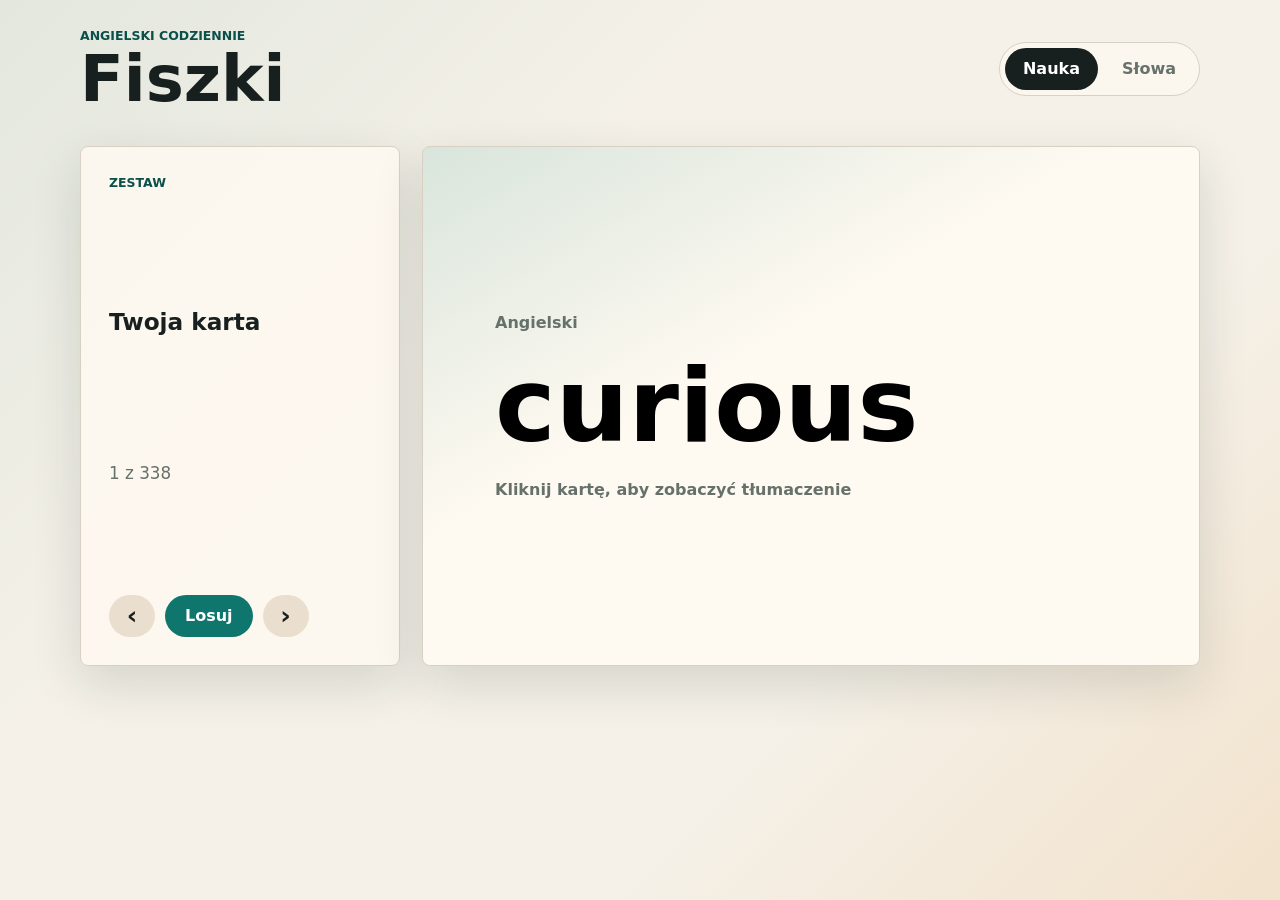
<file: projects/fiszki/index.html>
<!doctype html>
<html lang="pl">
  <head>
    <meta charset="UTF-8" />
    <meta name="viewport" content="width=device-width, initial-scale=1.0" />
    <title>Fiszki angielskie</title>
    <link rel="stylesheet" href="styles.css" />
  </head>
  <body>
    <header class="app-header">
      <div>
        <p class="eyebrow">Angielski codziennie</p>
        <h1>Fiszki</h1>
      </div>
      <nav class="top-tabs" aria-label="Nawigacja">
        <button class="tab-button active" type="button" data-view="study">Nauka</button>
        <button class="tab-button" type="button" data-view="editor">Słowa</button>
      </nav>
    </header>

    <main>
      <section class="view active" id="study-view" aria-labelledby="study-title">
        <div class="study-layout">
          <aside class="progress-panel">
            <p class="eyebrow">Zestaw</p>
            <h2 id="study-title">Twoja karta</h2>
            <p id="deck-status">0 słów</p>
            <div class="controls">
              <button class="icon-button" id="prev-card" type="button" aria-label="Poprzednia karta">‹</button>
              <button class="primary-button" id="shuffle-cards" type="button">Losuj</button>
              <button class="icon-button" id="next-card" type="button" aria-label="Następna karta">›</button>
            </div>
          </aside>

          <div class="flashcard-stage">
            <button class="flashcard" id="flashcard" type="button" aria-label="Obróć fiszkę">
              <span class="flashcard-inner">
                <span class="flashcard-face flashcard-front">
                  <span class="card-kicker">Angielski</span>
                  <strong id="card-word">Dodaj pierwsze słowo</strong>
                  <span class="card-hint">Kliknij kartę, aby zobaczyć tłumaczenie</span>
                </span>
                <span class="flashcard-face flashcard-back">
                  <span class="card-kicker">Tłumaczenie</span>
                  <strong id="card-translation">Przejdź do zakładki Słowa</strong>
                  <span id="card-example" class="card-example"></span>
                </span>
              </span>
            </button>
          </div>
        </div>
      </section>

      <section class="view" id="editor-view" aria-labelledby="editor-title">
        <div class="editor-shell">
          <form class="word-form" id="word-form">
            <div>
              <p class="eyebrow">Edycja</p>
              <h2 id="editor-title">Dodaj lub zmień fiszkę</h2>
            </div>
            <input type="hidden" id="word-id" />
            <label>
              Słowo po angielsku
              <input id="word-input" type="text" autocomplete="off" required />
            </label>
            <label>
              Tłumaczenie
              <input id="translation-input" type="text" autocomplete="off" required />
            </label>
            <label>
              Przykładowe zdanie
              <textarea id="example-input" rows="4"></textarea>
            </label>
            <div class="form-actions">
              <button class="primary-button" type="submit">Zapisz fiszkę</button>
              <button class="secondary-button" id="clear-form" type="button">Wyczyść</button>
            </div>
          </form>

          <section class="word-list-section" aria-labelledby="list-title">
            <div class="list-header">
              <div>
                <p class="eyebrow">Lista</p>
                <h2 id="list-title">Twoje słowa</h2>
              </div>
              <span id="word-count">0</span>
            </div>
            <div class="word-list" id="word-list"></div>
          </section>
        </div>
      </section>
    </main>

    <script src="app.js"></script>
  </body>
</html>
</file>
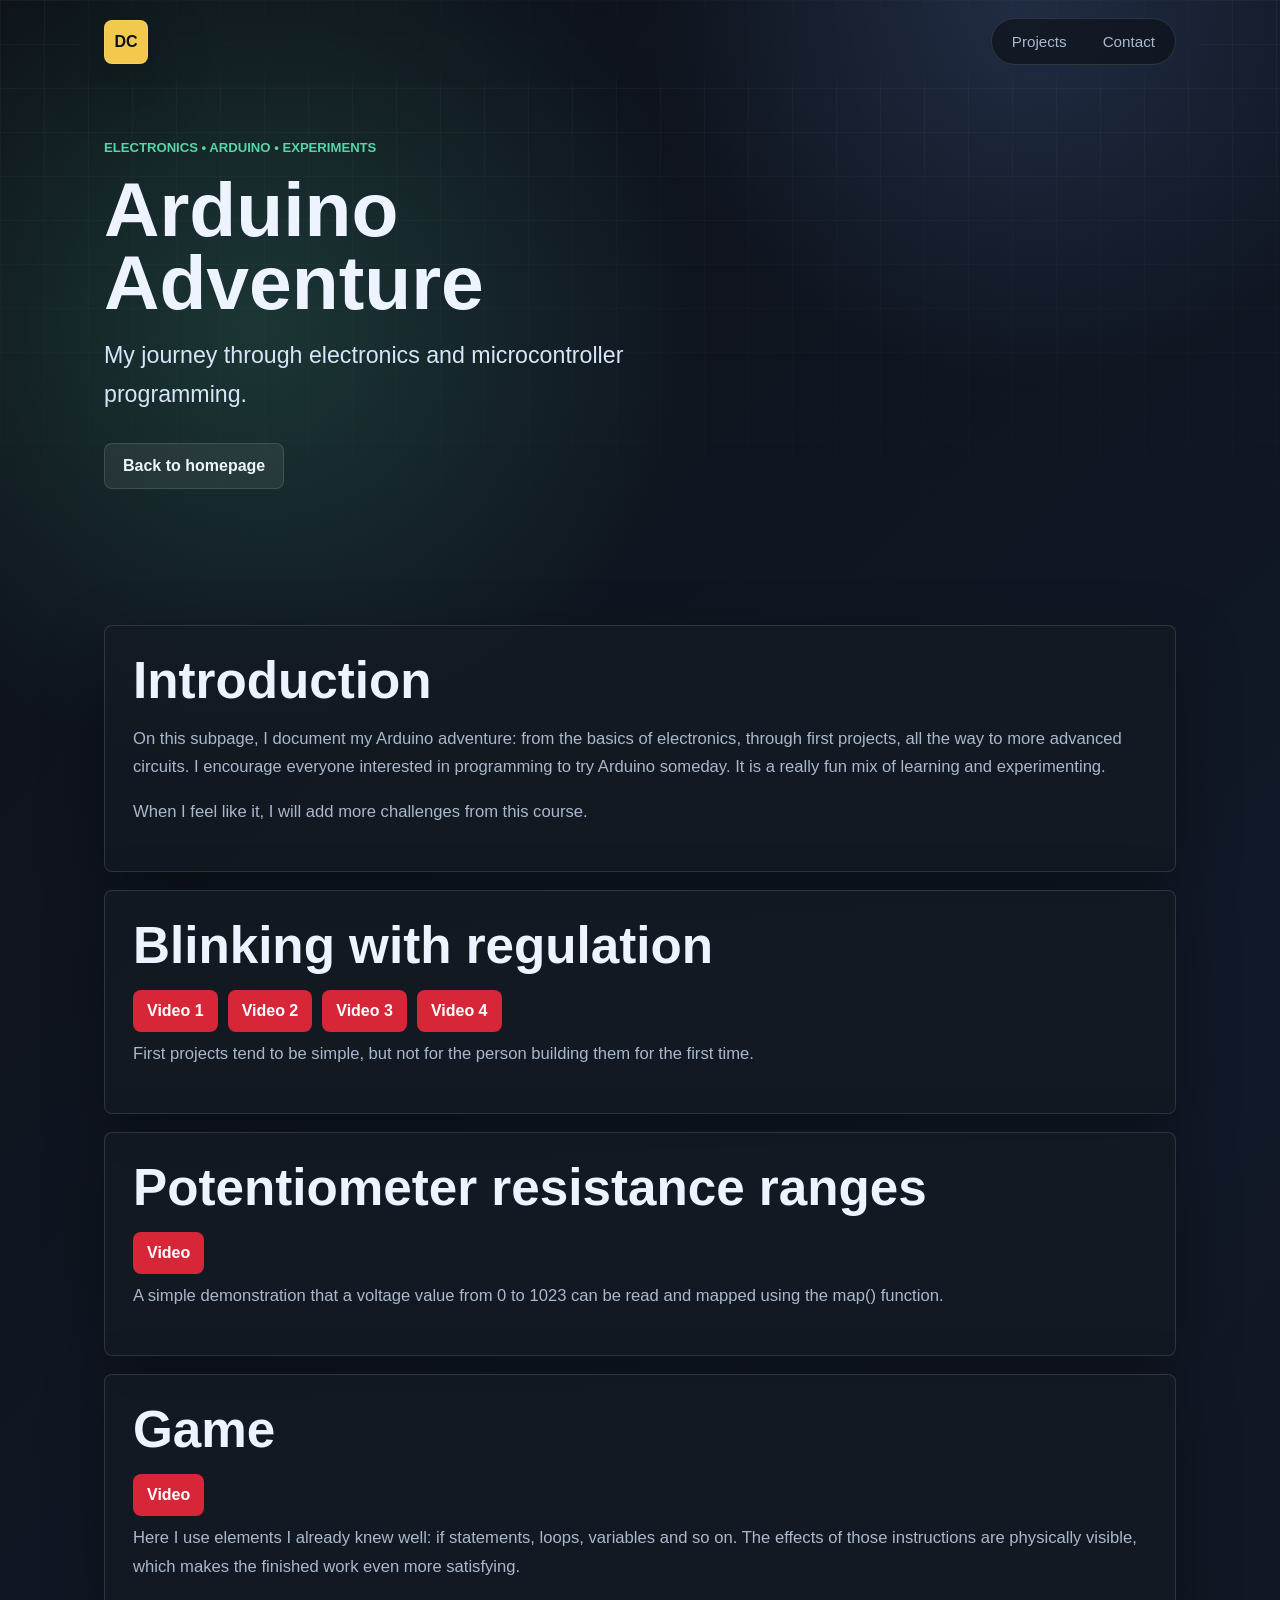
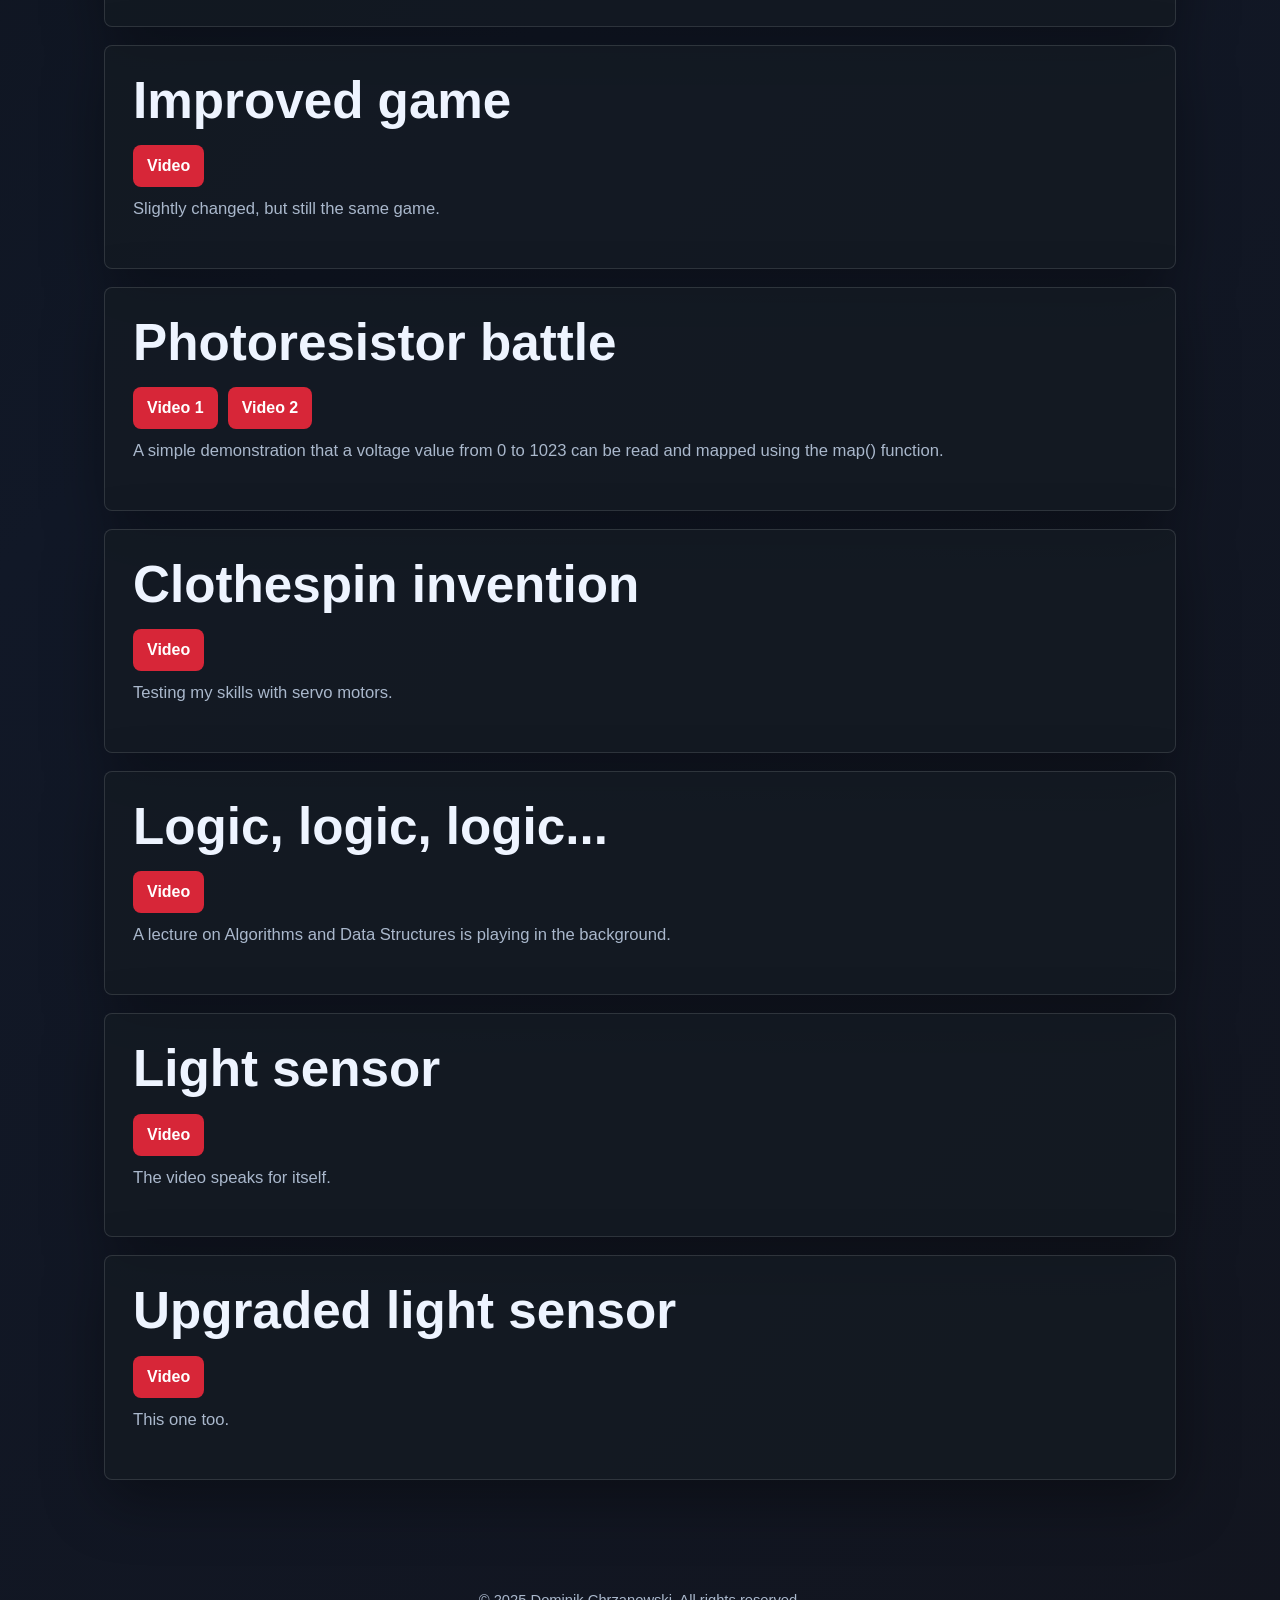
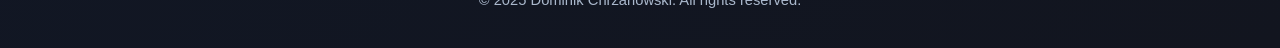
<file: Arduino Adventure.html>
<!DOCTYPE html>
<html lang="en">
<head>
  <meta charset="UTF-8">
  <meta name="viewport" content="width=device-width, initial-scale=1">
  <meta name="description" content="Arduino Adventure: Dominik Chrzanowski's electronics and microcontroller projects.">
  <link rel="stylesheet" href="style.css">
  <title>Arduino Adventure | Dominik Chrzanowski</title>
</head>
<body>
  <nav class="topbar" aria-label="Main navigation">
    <a class="brand" href="index.html">DC</a>
    <div class="nav-links">
      <a href="index.html#projects">Projects</a>
      <a href="index.html#contact">Contact</a>
    </div>
  </nav>

  <header class="hero subpage-hero">
    <div class="hero-copy">
      <p class="eyebrow">Electronics • Arduino • Experiments</p>
      <h1>Arduino Adventure</h1>
      <p class="lead">My journey through electronics and microcontroller programming.</p>
      <div class="hero-actions">
        <a class="button secondary" href="index.html">Back to homepage</a>
      </div>
    </div>
  </header>

  <main class="section content-stack">
    <article class="card">
      <h2>Introduction</h2>
      <p>
        On this subpage, I document my Arduino adventure: from the basics of electronics,
        through first projects, all the way to more advanced circuits. I encourage everyone interested in
        programming to try Arduino someday. It is a really fun mix of learning and experimenting.
      </p>
      <p>
        When I feel like it, I will add more challenges from this course.
      </p>
    </article>

    <article class="card">
      <h2>Blinking with regulation</h2>
      <div class="video-links">
        <a class="video-button" href="https://youtube.com/shorts/hrBWYWuu4TU" target="_blank" rel="noopener">Video 1</a>
        <a class="video-button" href="https://youtube.com/shorts/Qnf04QjFK5Y?feature=share" target="_blank" rel="noopener">Video 2</a>
        <a class="video-button" href="https://youtube.com/shorts/T4ff5WCKgcs?feature=share" target="_blank" rel="noopener">Video 3</a>
        <a class="video-button" href="https://youtube.com/shorts/pUCqi9dPT6Q?feature=share" target="_blank" rel="noopener">Video 4</a>
      </div>
      <p>First projects tend to be simple, but not for the person building them for the first time.</p>
    </article>

    <article class="card">
      <h2>Potentiometer resistance ranges</h2>
      <div class="video-links">
        <a class="video-button" href="https://youtube.com/shorts/5D8V5PpXNJE" target="_blank" rel="noopener">Video</a>
      </div>
      <p>A simple demonstration that a voltage value from 0 to 1023 can be read and mapped using the map() function.</p>
    </article>

    <article class="card">
      <h2>Game</h2>
      <div class="video-links">
        <a class="video-button" href="https://youtube.com/shorts/ZAWejNG53Y0" target="_blank" rel="noopener">Video</a>
      </div>
      <p>
        Here I use elements I already knew well: if statements, loops, variables and so on. The effects of those
        instructions are physically visible, which makes the finished work even more satisfying.
      </p>
    </article>

    <article class="card">
      <h2>Improved game</h2>
      <div class="video-links">
        <a class="video-button" href="https://youtube.com/shorts/DV6dag7jvz0" target="_blank" rel="noopener">Video</a>
      </div>
      <p>Slightly changed, but still the same game.</p>
    </article>

    <article class="card">
      <h2>Photoresistor battle</h2>
      <div class="video-links">
        <a class="video-button" href="https://youtube.com/shorts/LluiRMYVWiA" target="_blank" rel="noopener">Video 1</a>
        <a class="video-button" href="https://youtube.com/shorts/ug6g82yJbM4" target="_blank" rel="noopener">Video 2</a>
      </div>
      <p>A simple demonstration that a voltage value from 0 to 1023 can be read and mapped using the map() function.</p>
    </article>

    <article class="card">
      <h2>Clothespin invention</h2>
      <div class="video-links">
        <a class="video-button" href="https://youtube.com/shorts/8yq5T-n1Qmk" target="_blank" rel="noopener">Video</a>
      </div>
      <p>Testing my skills with servo motors.</p>
    </article>

    <article class="card">
      <h2>Logic, logic, logic...</h2>
      <div class="video-links">
        <a class="video-button" href="https://youtube.com/shorts/JsUmTFg7BD0?feature=share" target="_blank" rel="noopener">Video</a>
      </div>
      <p>A lecture on Algorithms and Data Structures is playing in the background.</p>
    </article>

    <article class="card">
      <h2>Light sensor</h2>
      <div class="video-links">
        <a class="video-button" href="https://youtube.com/shorts/Hsckqw1Oh8s?feature=share" target="_blank" rel="noopener">Video</a>
      </div>
      <p>The video speaks for itself.</p>
    </article>

    <article class="card">
      <h2>Upgraded light sensor</h2>
      <div class="video-links">
        <a class="video-button" href="https://youtube.com/shorts/ZAWejNG53Y0" target="_blank" rel="noopener">Video</a>
      </div>
      <p>This one too.</p>
    </article>
  </main>

  <footer>
    &copy; 2025 Dominik Chrzanowski. All rights reserved.
  </footer>
</body>
</html>
</file>
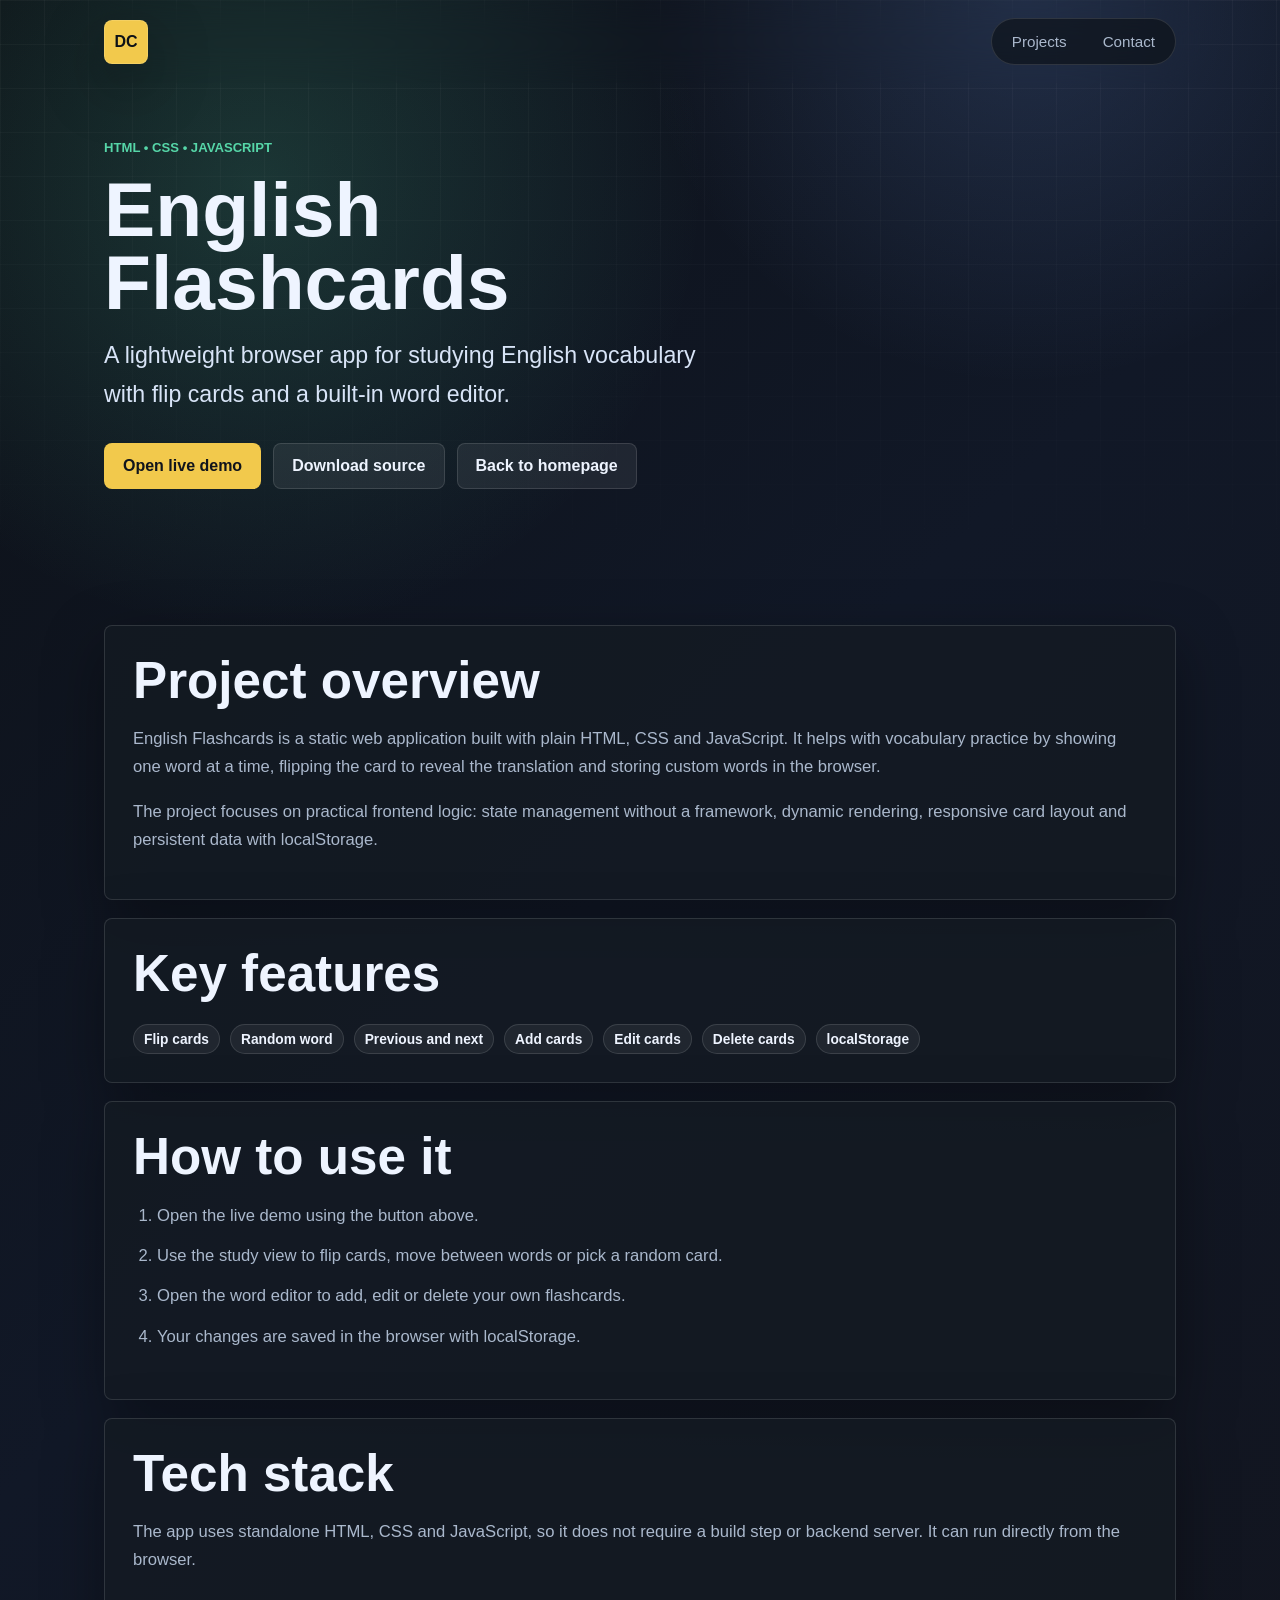
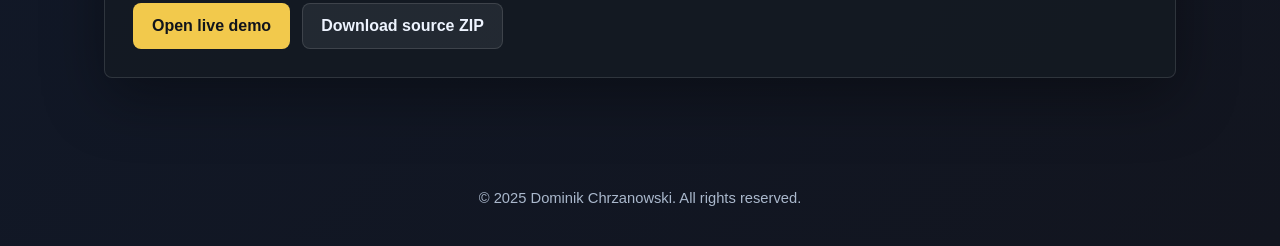
<file: Fiszki.html>
<!DOCTYPE html>
<html lang="en">
<head>
  <meta charset="UTF-8">
  <meta name="viewport" content="width=device-width, initial-scale=1">
  <meta name="description" content="English Flashcards: a browser-based vocabulary learning app by Dominik Chrzanowski.">
  <link rel="stylesheet" href="style.css">
  <title>English Flashcards | Dominik Chrzanowski</title>
</head>
<body>
  <nav class="topbar" aria-label="Main navigation">
    <a class="brand" href="index.html">DC</a>
    <div class="nav-links">
      <a href="index.html#projects">Projects</a>
      <a href="index.html#contact">Contact</a>
    </div>
  </nav>

  <header class="hero subpage-hero">
    <div class="hero-copy">
      <p class="eyebrow">HTML • CSS • JavaScript</p>
      <h1>English Flashcards</h1>
      <p class="lead">
        A lightweight browser app for studying English vocabulary with flip cards and a built-in word editor.
      </p>
      <div class="hero-actions">
        <a class="button primary" href="projects/fiszki/index.html" target="_blank" rel="noopener">Open live demo</a>
        <a class="button secondary" href="downloads/fiszki-source.zip" download>Download source</a>
        <a class="button secondary" href="index.html">Back to homepage</a>
      </div>
    </div>
  </header>

  <main class="section content-stack">
    <article class="card">
      <h2>Project overview</h2>
      <p>
        English Flashcards is a static web application built with plain HTML, CSS and JavaScript. It helps with vocabulary
        practice by showing one word at a time, flipping the card to reveal the translation and storing custom words in
        the browser.
      </p>
      <p>
        The project focuses on practical frontend logic: state management without a framework, dynamic rendering,
        responsive card layout and persistent data with localStorage.
      </p>
    </article>

    <article class="card">
      <h2>Key features</h2>
      <div class="skill-cloud">
        <span>Flip cards</span>
        <span>Random word</span>
        <span>Previous and next</span>
        <span>Add cards</span>
        <span>Edit cards</span>
        <span>Delete cards</span>
        <span>localStorage</span>
      </div>
    </article>

    <article class="card">
      <h2>How to use it</h2>
      <ol class="steps-list">
        <li>Open the live demo using the button above.</li>
        <li>Use the study view to flip cards, move between words or pick a random card.</li>
        <li>Open the word editor to add, edit or delete your own flashcards.</li>
        <li>Your changes are saved in the browser with localStorage.</li>
      </ol>
    </article>

    <article class="card">
      <h2>Tech stack</h2>
      <p>
        The app uses standalone HTML, CSS and JavaScript, so it does not require a build step or backend server. It can
        run directly from the browser.
      </p>
      <div class="hero-actions">
        <a class="button primary" href="projects/fiszki/index.html" target="_blank" rel="noopener">Open live demo</a>
        <a class="button secondary" href="downloads/fiszki-source.zip" download>Download source ZIP</a>
      </div>
    </article>
  </main>

  <footer>
    &copy; 2025 Dominik Chrzanowski. All rights reserved.
  </footer>
</body>
</html>
</file>
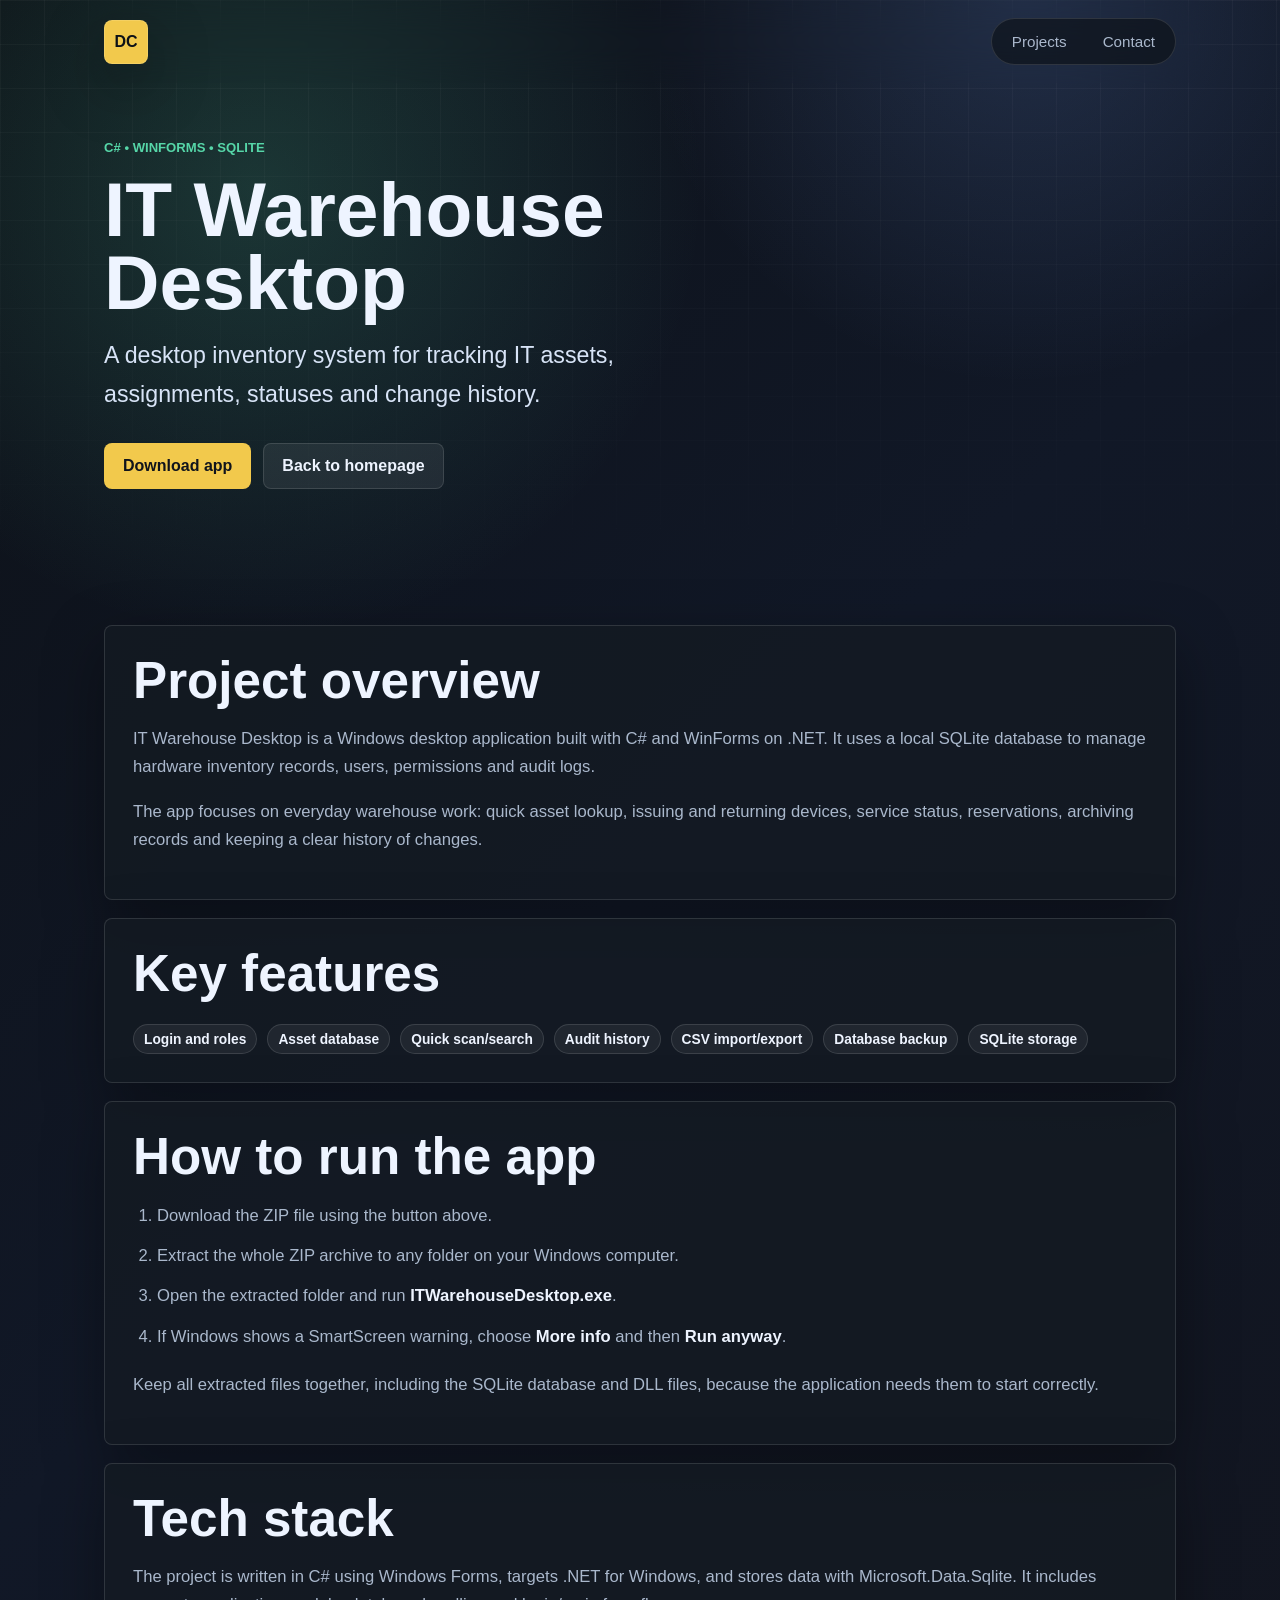
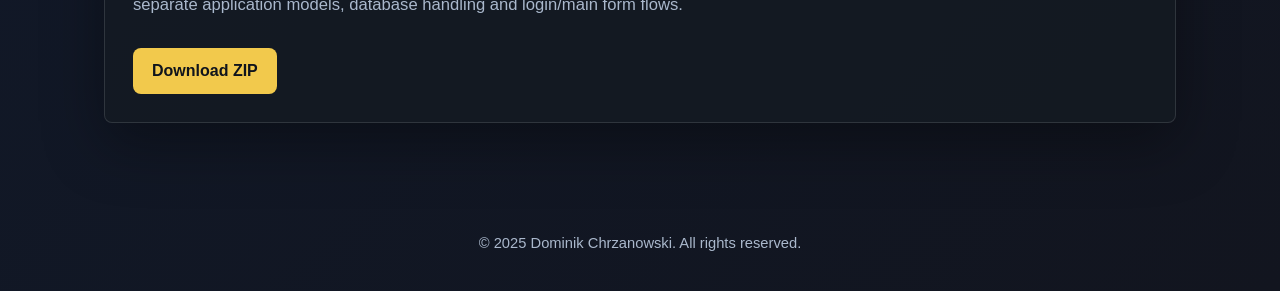
<file: ITWarehouseDesktop.html>
<!DOCTYPE html>
<html lang="en">
<head>
  <meta charset="UTF-8">
  <meta name="viewport" content="width=device-width, initial-scale=1">
  <meta name="description" content="IT Warehouse Desktop: a C# WinForms inventory app by Dominik Chrzanowski.">
  <link rel="stylesheet" href="style.css">
  <title>IT Warehouse Desktop | Dominik Chrzanowski</title>
</head>
<body>
  <nav class="topbar" aria-label="Main navigation">
    <a class="brand" href="index.html">DC</a>
    <div class="nav-links">
      <a href="index.html#projects">Projects</a>
      <a href="index.html#contact">Contact</a>
    </div>
  </nav>

  <header class="hero subpage-hero">
    <div class="hero-copy">
      <p class="eyebrow">C# • WinForms • SQLite</p>
      <h1>IT Warehouse Desktop</h1>
      <p class="lead">
        A desktop inventory system for tracking IT assets, assignments, statuses and change history.
      </p>
      <div class="hero-actions">
        <a class="button primary" href="downloads/ITWarehouseDesktop.zip" download>Download app</a>
        <a class="button secondary" href="index.html">Back to homepage</a>
      </div>
    </div>
  </header>

  <main class="section content-stack">
    <article class="card">
      <h2>Project overview</h2>
      <p>
        IT Warehouse Desktop is a Windows desktop application built with C# and WinForms on .NET. It uses a local
        SQLite database to manage hardware inventory records, users, permissions and audit logs.
      </p>
      <p>
        The app focuses on everyday warehouse work: quick asset lookup, issuing and returning devices, service status,
        reservations, archiving records and keeping a clear history of changes.
      </p>
    </article>

    <article class="card">
      <h2>Key features</h2>
      <div class="skill-cloud">
        <span>Login and roles</span>
        <span>Asset database</span>
        <span>Quick scan/search</span>
        <span>Audit history</span>
        <span>CSV import/export</span>
        <span>Database backup</span>
        <span>SQLite storage</span>
      </div>
    </article>

    <article class="card">
      <h2>How to run the app</h2>
      <ol class="steps-list">
        <li>Download the ZIP file using the button above.</li>
        <li>Extract the whole ZIP archive to any folder on your Windows computer.</li>
        <li>Open the extracted folder and run <strong>ITWarehouseDesktop.exe</strong>.</li>
        <li>If Windows shows a SmartScreen warning, choose <strong>More info</strong> and then <strong>Run anyway</strong>.</li>
      </ol>
      <p>
        Keep all extracted files together, including the SQLite database and DLL files, because the application needs them
        to start correctly.
      </p>
    </article>

    <article class="card">
      <h2>Tech stack</h2>
      <p>
        The project is written in C# using Windows Forms, targets .NET for Windows, and stores data with
        Microsoft.Data.Sqlite. It includes separate application models, database handling and login/main form flows.
      </p>
      <div class="hero-actions">
        <a class="button primary" href="downloads/ITWarehouseDesktop.zip" download>Download ZIP</a>
      </div>
    </article>
  </main>

  <footer>
    &copy; 2025 Dominik Chrzanowski. All rights reserved.
  </footer>
</body>
</html>
</file>
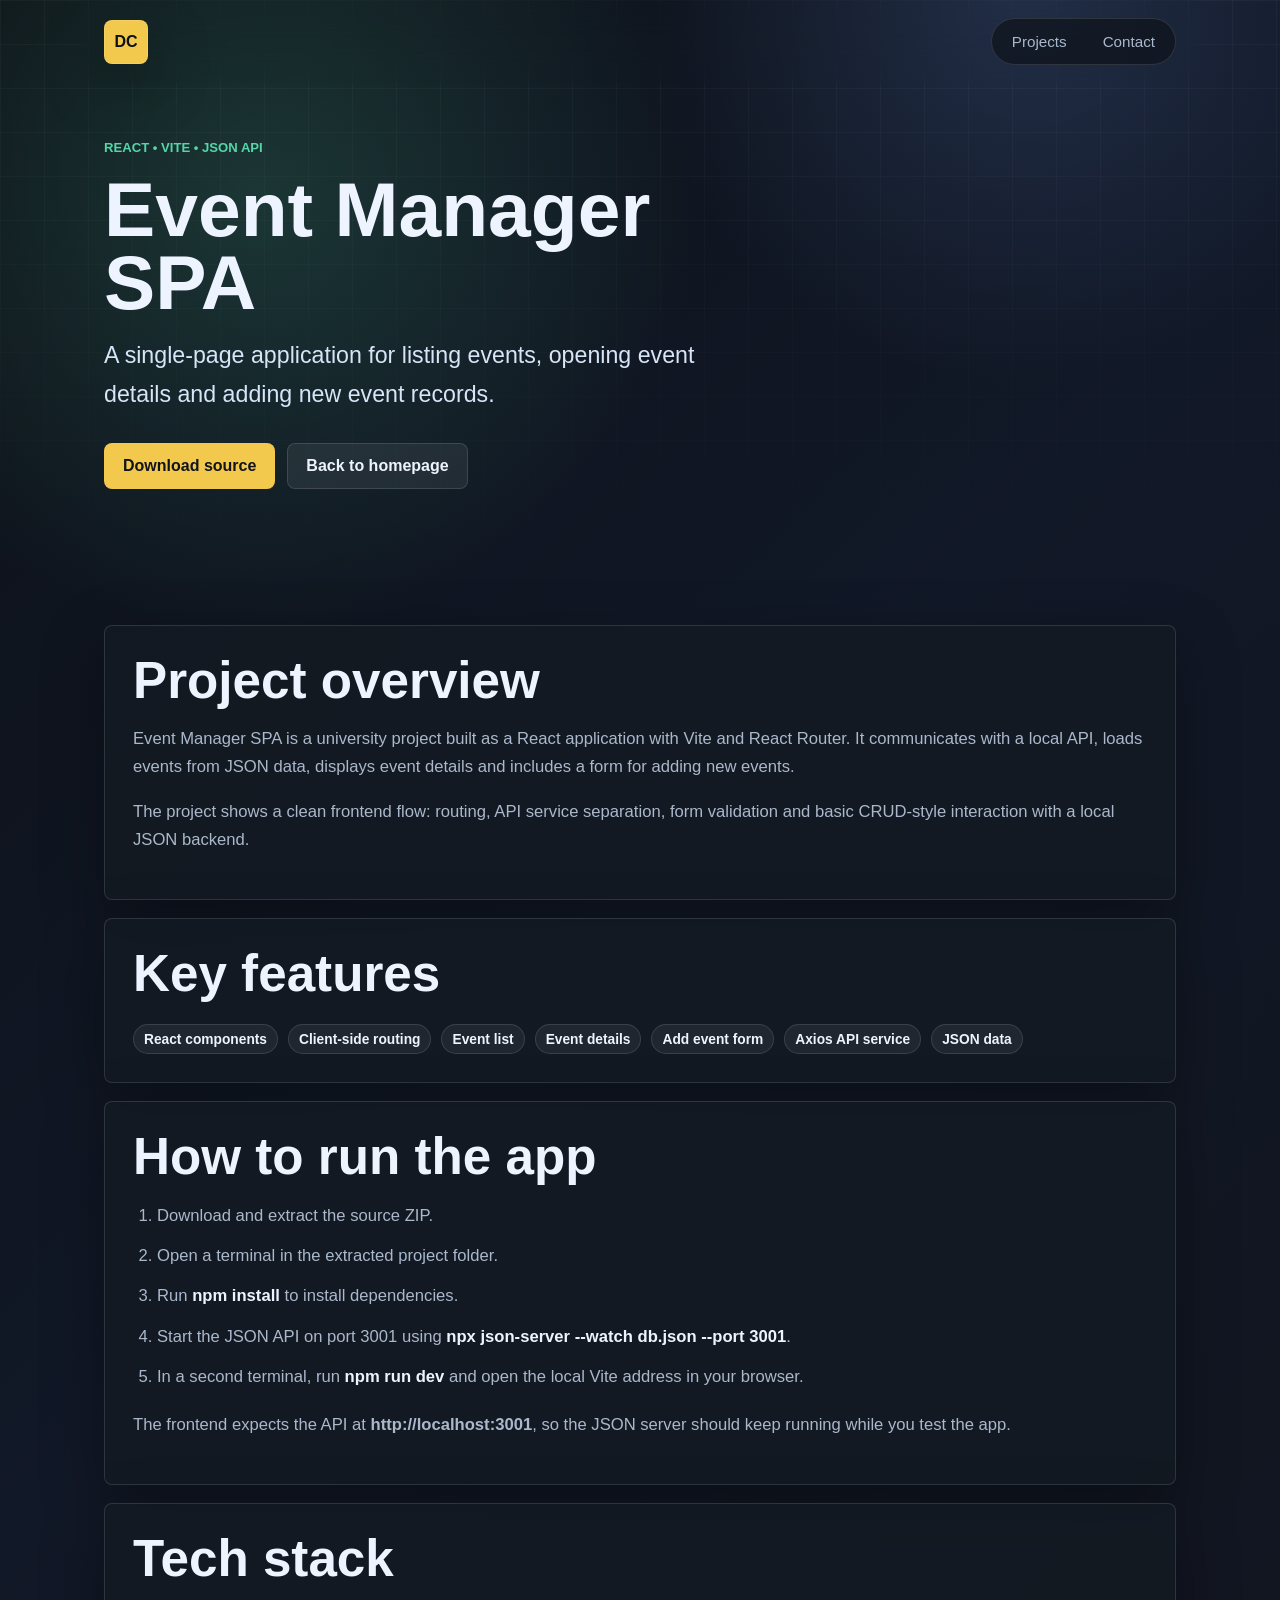
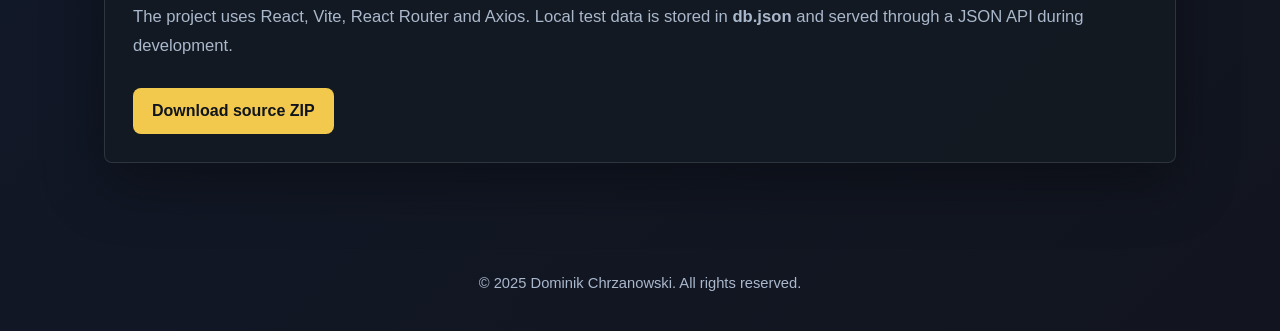
<file: SpaApp.html>
<!DOCTYPE html>
<html lang="en">
<head>
  <meta charset="UTF-8">
  <meta name="viewport" content="width=device-width, initial-scale=1">
  <meta name="description" content="Event Manager SPA: a React and Vite single-page app by Dominik Chrzanowski.">
  <link rel="stylesheet" href="style.css">
  <title>Event Manager SPA | Dominik Chrzanowski</title>
</head>
<body>
  <nav class="topbar" aria-label="Main navigation">
    <a class="brand" href="index.html">DC</a>
    <div class="nav-links">
      <a href="index.html#projects">Projects</a>
      <a href="index.html#contact">Contact</a>
    </div>
  </nav>

  <header class="hero subpage-hero">
    <div class="hero-copy">
      <p class="eyebrow">React • Vite • JSON API</p>
      <h1>Event Manager SPA</h1>
      <p class="lead">
        A single-page application for listing events, opening event details and adding new event records.
      </p>
      <div class="hero-actions">
        <a class="button primary" href="downloads/spa-app-source.zip" download>Download source</a>
        <a class="button secondary" href="index.html">Back to homepage</a>
      </div>
    </div>
  </header>

  <main class="section content-stack">
    <article class="card">
      <h2>Project overview</h2>
      <p>
        Event Manager SPA is a university project built as a React application with Vite and React Router. It communicates
        with a local API, loads events from JSON data, displays event details and includes a form for adding new events.
      </p>
      <p>
        The project shows a clean frontend flow: routing, API service separation, form validation and basic CRUD-style
        interaction with a local JSON backend.
      </p>
    </article>

    <article class="card">
      <h2>Key features</h2>
      <div class="skill-cloud">
        <span>React components</span>
        <span>Client-side routing</span>
        <span>Event list</span>
        <span>Event details</span>
        <span>Add event form</span>
        <span>Axios API service</span>
        <span>JSON data</span>
      </div>
    </article>

    <article class="card">
      <h2>How to run the app</h2>
      <ol class="steps-list">
        <li>Download and extract the source ZIP.</li>
        <li>Open a terminal in the extracted project folder.</li>
        <li>Run <strong>npm install</strong> to install dependencies.</li>
        <li>Start the JSON API on port 3001 using <strong>npx json-server --watch db.json --port 3001</strong>.</li>
        <li>In a second terminal, run <strong>npm run dev</strong> and open the local Vite address in your browser.</li>
      </ol>
      <p>
        The frontend expects the API at <strong>http://localhost:3001</strong>, so the JSON server should keep running
        while you test the app.
      </p>
    </article>

    <article class="card">
      <h2>Tech stack</h2>
      <p>
        The project uses React, Vite, React Router and Axios. Local test data is stored in <strong>db.json</strong> and
        served through a JSON API during development.
      </p>
      <div class="hero-actions">
        <a class="button primary" href="downloads/spa-app-source.zip" download>Download source ZIP</a>
      </div>
    </article>
  </main>

  <footer>
    &copy; 2025 Dominik Chrzanowski. All rights reserved.
  </footer>
</body>
</html>
</file>
<file: projects/fiszki/styles.css>
:root {
  --bg: #f5f1e8;
  --ink: #18201f;
  --muted: #66716c;
  --line: #d8d0c2;
  --panel: #fffaf1;
  --accent: #0f766e;
  --accent-dark: #0a4f49;
  --warm: #d97706;
  --danger: #b42318;
  --shadow: 0 18px 50px rgba(24, 32, 31, 0.14);
}

* {
  box-sizing: border-box;
}

body {
  min-height: 100vh;
  margin: 0;
  color: var(--ink);
  background:
    linear-gradient(135deg, rgba(15, 118, 110, 0.08), transparent 36%),
    linear-gradient(315deg, rgba(217, 119, 6, 0.12), transparent 32%),
    var(--bg);
  font-family:
    Inter, ui-sans-serif, system-ui, -apple-system, BlinkMacSystemFont, "Segoe UI",
    sans-serif;
}

button,
input,
textarea {
  font: inherit;
}

button {
  cursor: pointer;
}

.app-header {
  display: flex;
  align-items: center;
  justify-content: space-between;
  gap: 24px;
  width: min(1120px, calc(100% - 32px));
  margin: 0 auto;
  padding: 28px 0 18px;
}

.eyebrow {
  margin: 0 0 6px;
  color: var(--accent-dark);
  font-size: 0.78rem;
  font-weight: 800;
  text-transform: uppercase;
}

h1,
h2 {
  margin: 0;
  letter-spacing: 0;
}

h1 {
  font-size: clamp(2rem, 5vw, 4.5rem);
  line-height: 0.95;
}

h2 {
  font-size: 1.45rem;
}

.top-tabs {
  display: inline-flex;
  gap: 6px;
  padding: 5px;
  border: 1px solid var(--line);
  border-radius: 999px;
  background: rgba(255, 250, 241, 0.72);
}

.tab-button,
.primary-button,
.secondary-button,
.icon-button {
  min-height: 42px;
  border: 0;
  border-radius: 999px;
  font-weight: 800;
}

.tab-button {
  padding: 0 18px;
  color: var(--muted);
  background: transparent;
}

.tab-button.active {
  color: #fff;
  background: var(--ink);
}

main {
  width: min(1120px, calc(100% - 32px));
  margin: 0 auto;
  padding: 18px 0 48px;
}

.view {
  display: none;
}

.view.active {
  display: block;
}

.study-layout,
.editor-shell {
  display: grid;
  grid-template-columns: 320px minmax(0, 1fr);
  gap: 22px;
  align-items: stretch;
}

.progress-panel,
.word-form,
.word-list-section {
  border: 1px solid var(--line);
  border-radius: 8px;
  background: rgba(255, 250, 241, 0.84);
  box-shadow: var(--shadow);
}

.progress-panel {
  display: flex;
  flex-direction: column;
  justify-content: space-between;
  min-height: 420px;
  padding: 28px;
}

#deck-status {
  margin: 16px 0 0;
  color: var(--muted);
  font-size: 1.05rem;
}

.controls,
.form-actions {
  display: flex;
  gap: 10px;
  align-items: center;
}

.primary-button {
  padding: 0 20px;
  color: #fff;
  background: var(--accent);
}

.primary-button:hover {
  background: var(--accent-dark);
}

.secondary-button {
  padding: 0 18px;
  color: var(--ink);
  background: #eadfce;
}

.icon-button {
  width: 46px;
  color: var(--ink);
  background: #eadfce;
  font-size: 1.6rem;
  line-height: 1;
}

.flashcard-stage {
  display: grid;
  min-height: 520px;
  perspective: 1300px;
}

.flashcard {
  width: 100%;
  min-height: 520px;
  padding: 0;
  border: 0;
  background: transparent;
  text-align: left;
}

.flashcard-inner {
  position: relative;
  display: block;
  width: 100%;
  height: 100%;
  min-height: 520px;
  transform-style: preserve-3d;
  transition: transform 0.5s ease;
}

.flashcard.flipped .flashcard-inner {
  transform: rotateY(180deg);
}

.flashcard-face {
  position: absolute;
  inset: 0;
  display: flex;
  flex-direction: column;
  justify-content: center;
  gap: 24px;
  overflow: hidden;
  padding: clamp(28px, 6vw, 72px);
  border: 1px solid var(--line);
  border-radius: 8px;
  backface-visibility: hidden;
  box-shadow: var(--shadow);
}

.flashcard-front {
  background:
    linear-gradient(150deg, rgba(15, 118, 110, 0.16), transparent 42%),
    #fffaf1;
}

.flashcard-back {
  background:
    linear-gradient(150deg, rgba(217, 119, 6, 0.18), transparent 42%),
    #f8fbf8;
  transform: rotateY(180deg);
}

.card-kicker,
.card-hint,
.card-example {
  color: var(--muted);
  font-weight: 700;
}

.flashcard strong {
  display: block;
  max-width: 100%;
  overflow-wrap: anywhere;
  hyphens: auto;
  text-wrap: balance;
  font-size: clamp(2.6rem, 8vw, 6.8rem);
  line-height: 0.98;
}

.card-example {
  max-width: 720px;
  max-height: 34%;
  overflow: auto;
  font-size: clamp(1rem, 2vw, 1.35rem);
  line-height: 1.55;
}

.word-form,
.word-list-section {
  padding: 24px;
}

.word-form {
  display: flex;
  flex-direction: column;
  gap: 18px;
}

label {
  display: grid;
  gap: 7px;
  color: var(--muted);
  font-weight: 800;
}

input,
textarea {
  width: 100%;
  border: 1px solid var(--line);
  border-radius: 8px;
  padding: 13px 14px;
  color: var(--ink);
  background: #fffefa;
  outline: none;
}

input:focus,
textarea:focus {
  border-color: var(--accent);
  box-shadow: 0 0 0 3px rgba(15, 118, 110, 0.16);
}

textarea {
  resize: vertical;
}

.list-header {
  display: flex;
  align-items: center;
  justify-content: space-between;
  gap: 16px;
  margin-bottom: 18px;
}

#word-count {
  display: grid;
  place-items: center;
  min-width: 42px;
  height: 42px;
  border-radius: 999px;
  color: #fff;
  background: var(--ink);
  font-weight: 900;
}

.word-list {
  display: grid;
  gap: 12px;
}

.word-item {
  display: grid;
  grid-template-columns: minmax(0, 1fr) auto;
  gap: 16px;
  padding: 16px;
  border: 1px solid var(--line);
  border-radius: 8px;
  background: #fffefa;
}

.word-item h3 {
  margin: 0 0 5px;
  overflow-wrap: anywhere;
  font-size: 1.12rem;
}

.word-item p {
  margin: 0;
  color: var(--muted);
  line-height: 1.45;
}

.item-actions {
  display: flex;
  gap: 8px;
  align-items: start;
}

.small-button {
  min-height: 36px;
  border: 1px solid var(--line);
  border-radius: 999px;
  padding: 0 12px;
  color: var(--ink);
  background: #f2eadc;
  font-weight: 800;
}

.small-button.delete {
  color: var(--danger);
}

.empty-state {
  padding: 24px;
  border: 1px dashed var(--line);
  border-radius: 8px;
  color: var(--muted);
  background: rgba(255, 254, 250, 0.7);
}

@media (max-width: 820px) {
  .app-header {
    align-items: stretch;
    flex-direction: column;
  }

  .top-tabs {
    width: 100%;
  }

  .tab-button {
    flex: 1;
  }

  .study-layout,
  .editor-shell {
    grid-template-columns: 1fr;
  }

  .progress-panel {
    min-height: auto;
    gap: 22px;
  }

  .flashcard,
  .flashcard-inner,
  .flashcard-stage {
    min-height: 440px;
  }

  .word-item {
    grid-template-columns: 1fr;
  }
}
</file>
<file: style.css>
:root {
  --bg: #0d1117;
  --surface: #151b23;
  --surface-strong: #1f2937;
  --text: #eef4ff;
  --muted: #aab8cc;
  --line: rgba(255, 255, 255, 0.12);
  --accent: #f2c94c;
  --accent-2: #56d6a8;
  --accent-3: #7aa7ff;
  --shadow: 0 20px 60px rgba(0, 0, 0, 0.35);
}

* {
  box-sizing: border-box;
}

html {
  scroll-behavior: smooth;
}

body {
  min-height: 100vh;
  margin: 0;
  font-family: "Segoe UI", Arial, sans-serif;
  color: var(--text);
  background:
    radial-gradient(circle at 20% 10%, rgba(86, 214, 168, 0.18), transparent 28rem),
    radial-gradient(circle at 80% 0%, rgba(122, 167, 255, 0.17), transparent 24rem),
    linear-gradient(135deg, #0d1117 0%, #111827 48%, #12151f 100%);
}

body::before {
  content: "";
  position: fixed;
  inset: 0;
  z-index: -1;
  pointer-events: none;
  background-image:
    linear-gradient(rgba(255, 255, 255, 0.035) 1px, transparent 1px),
    linear-gradient(90deg, rgba(255, 255, 255, 0.035) 1px, transparent 1px);
  background-size: 44px 44px;
  mask-image: linear-gradient(to bottom, black, transparent 70%);
}

a {
  color: inherit;
}

.topbar {
  position: sticky;
  top: 0;
  z-index: 10;
  display: flex;
  align-items: center;
  justify-content: space-between;
  gap: 20px;
  max-width: 1120px;
  margin: 0 auto;
  padding: 18px 24px;
  backdrop-filter: blur(18px);
}

.brand {
  display: grid;
  width: 44px;
  height: 44px;
  place-items: center;
  border: 1px solid var(--line);
  border-radius: 8px;
  color: var(--bg);
  font-weight: 800;
  text-decoration: none;
  background: var(--accent);
  box-shadow: var(--shadow);
}

.nav-links {
  display: flex;
  gap: 8px;
  padding: 6px;
  border: 1px solid var(--line);
  border-radius: 999px;
  background: rgba(13, 17, 23, 0.65);
}

.nav-links a {
  padding: 8px 14px;
  border-radius: 999px;
  color: var(--muted);
  font-size: 0.95rem;
  text-decoration: none;
  transition: color 180ms ease, background 180ms ease;
}

.nav-links a:hover {
  color: var(--text);
  background: rgba(255, 255, 255, 0.08);
}

.hero {
  display: grid;
  grid-template-columns: minmax(0, 1fr) minmax(280px, 420px);
  gap: 56px;
  align-items: center;
  max-width: 1120px;
  min-height: calc(100vh - 86px);
  margin: 0 auto;
  padding: 54px 24px 92px;
}

.eyebrow,
.section-label {
  margin: 0 0 14px;
  color: var(--accent-2);
  font-size: 0.82rem;
  font-weight: 800;
  letter-spacing: 0;
  text-transform: uppercase;
}

h1,
h2,
h3,
p {
  margin-top: 0;
}

h1 {
  max-width: 760px;
  margin-bottom: 18px;
  font-size: clamp(3rem, 8vw, 6.75rem);
  line-height: 0.94;
}

h2 {
  margin-bottom: 18px;
  font-size: clamp(2rem, 4vw, 3.3rem);
  line-height: 1.04;
}

h3 {
  margin-bottom: 10px;
  font-size: 1.35rem;
}

p {
  color: var(--muted);
  font-size: 1.04rem;
  line-height: 1.7;
}

.steps-list {
  display: grid;
  gap: 12px;
  margin: 0 0 20px;
  padding-left: 24px;
  color: var(--muted);
  font-size: 1.04rem;
  line-height: 1.7;
}

.steps-list strong {
  color: var(--text);
}

.lead {
  max-width: 660px;
  color: #d8e4f7;
  font-size: clamp(1.15rem, 2vw, 1.45rem);
}

.hero-actions,
.contact-actions {
  display: flex;
  flex-wrap: wrap;
  gap: 12px;
  margin-top: 28px;
}

.button {
  display: inline-flex;
  align-items: center;
  justify-content: center;
  min-height: 46px;
  padding: 12px 18px;
  border: 1px solid transparent;
  border-radius: 8px;
  font-weight: 800;
  text-decoration: none;
  transition: transform 180ms ease, border-color 180ms ease, background 180ms ease;
}

.button:hover,
.text-link:hover {
  transform: translateY(-2px);
}

.button.primary {
  color: #10141c;
  background: var(--accent);
}

.button.secondary {
  border-color: var(--line);
  color: var(--text);
  background: rgba(255, 255, 255, 0.07);
}

.portrait-wrap {
  position: relative;
  justify-self: center;
  width: min(100%, 390px);
  aspect-ratio: 1;
  border: 1px solid var(--line);
  border-radius: 8px;
  background: linear-gradient(145deg, rgba(242, 201, 76, 0.2), rgba(86, 214, 168, 0.1));
  box-shadow: var(--shadow);
  overflow: hidden;
}

.portrait-wrap::after {
  content: "";
  position: absolute;
  inset: auto 22px 22px auto;
  width: 84px;
  height: 84px;
  border-right: 4px solid var(--accent);
  border-bottom: 4px solid var(--accent);
}

.portrait-wrap img {
  width: 100%;
  height: 100%;
  object-fit: cover;
  filter: saturate(1.05) contrast(1.03);
}

.section {
  max-width: 1120px;
  margin: 0 auto;
  padding: 84px 24px;
}

.about-grid {
  display: grid;
  grid-template-columns: minmax(220px, 0.8fr) minmax(0, 1.2fr);
  gap: 38px;
  align-items: start;
}

.card,
.project-card {
  border: 1px solid var(--line);
  border-radius: 8px;
  background: rgba(21, 27, 35, 0.76);
  box-shadow: var(--shadow);
}

.card {
  padding: 28px;
}

.skill-cloud {
  display: flex;
  flex-wrap: wrap;
  gap: 10px;
  margin-top: 24px;
}

.skill-cloud span,
.badge {
  display: inline-flex;
  align-items: center;
  min-height: 30px;
  padding: 6px 10px;
  border: 1px solid var(--line);
  border-radius: 999px;
  color: var(--text);
  font-size: 0.86rem;
  font-weight: 700;
  background: rgba(255, 255, 255, 0.06);
}

.section-heading {
  max-width: 720px;
  margin-bottom: 18px;
}

.project-grid {
  display: grid;
  grid-template-columns: repeat(3, minmax(0, 1fr));
  gap: 18px;
}

.project-card {
  display: flex;
  min-height: 260px;
  flex-direction: column;
  justify-content: space-between;
  padding: 24px;
  transition: transform 180ms ease, border-color 180ms ease, background 180ms ease;
}

.project-card:hover {
  transform: translateY(-4px);
  border-color: rgba(242, 201, 76, 0.5);
  background: rgba(31, 41, 55, 0.84);
}

.project-card.featured {
  grid-column: span 1;
  background:
    linear-gradient(150deg, rgba(242, 201, 76, 0.15), rgba(86, 214, 168, 0.08)),
    rgba(21, 27, 35, 0.8);
}

.badge {
  margin-bottom: 18px;
  color: #10141c;
  background: var(--accent-2);
}

.badge.muted {
  color: var(--muted);
  background: rgba(255, 255, 255, 0.05);
}

.text-link {
  display: inline-flex;
  width: fit-content;
  margin-top: 24px;
  color: var(--accent);
  font-weight: 800;
  text-decoration: none;
  transition: transform 180ms ease;
}

.project-actions {
  display: flex;
  flex-wrap: wrap;
  gap: 14px;
}

.contact-band {
  display: grid;
  grid-template-columns: auto minmax(0, 1fr);
  gap: 28px;
  align-items: center;
  margin-bottom: 42px;
  border-top: 1px solid var(--line);
  border-bottom: 1px solid var(--line);
}

footer {
  padding: 28px 24px 40px;
  color: var(--muted);
  text-align: center;
  font-size: 0.92rem;
}

.subpage-hero {
  min-height: auto;
  padding-bottom: 52px;
}

.subpage-hero h1 {
  font-size: clamp(2.7rem, 6vw, 5.6rem);
}

.content-stack {
  display: grid;
  gap: 18px;
}

.video-links {
  display: flex;
  flex-wrap: wrap;
  gap: 10px;
  margin: 18px 0 8px;
}

.video-button {
  display: inline-flex;
  align-items: center;
  justify-content: center;
  min-height: 42px;
  padding: 10px 14px;
  border-radius: 8px;
  color: #fff;
  font-weight: 800;
  text-decoration: none;
  background: #d72638;
}

.presentation-page {
  max-width: 1180px;
  margin: 0 auto;
  padding: 40px 24px 84px;
}

.presentation {
  width: 100%;
  height: min(78vh, 860px);
  border: 1px solid var(--line);
  border-radius: 8px;
  background: var(--surface);
  box-shadow: var(--shadow);
}

@media (max-width: 900px) {
  .hero,
  .about-grid,
  .contact-band {
    grid-template-columns: 1fr;
  }

  .hero {
    gap: 32px;
    min-height: auto;
    padding-top: 38px;
  }

  .portrait-wrap {
    justify-self: start;
    max-width: 320px;
  }

  .project-grid {
    grid-template-columns: repeat(2, minmax(0, 1fr));
  }

  .contact-actions {
    margin-top: 0;
  }
}

@media (max-width: 640px) {
  .topbar {
    align-items: flex-start;
    padding-inline: 16px;
  }

  .nav-links {
    max-width: calc(100vw - 88px);
    overflow-x: auto;
  }

  .hero,
  .section,
  .presentation-page {
    padding-inline: 16px;
  }

  .section {
    padding-block: 58px;
  }

  .project-grid {
    grid-template-columns: 1fr;
  }

  .project-card {
    min-height: 220px;
  }

  .button,
  .contact-actions {
    width: 100%;
  }
}
</file>
